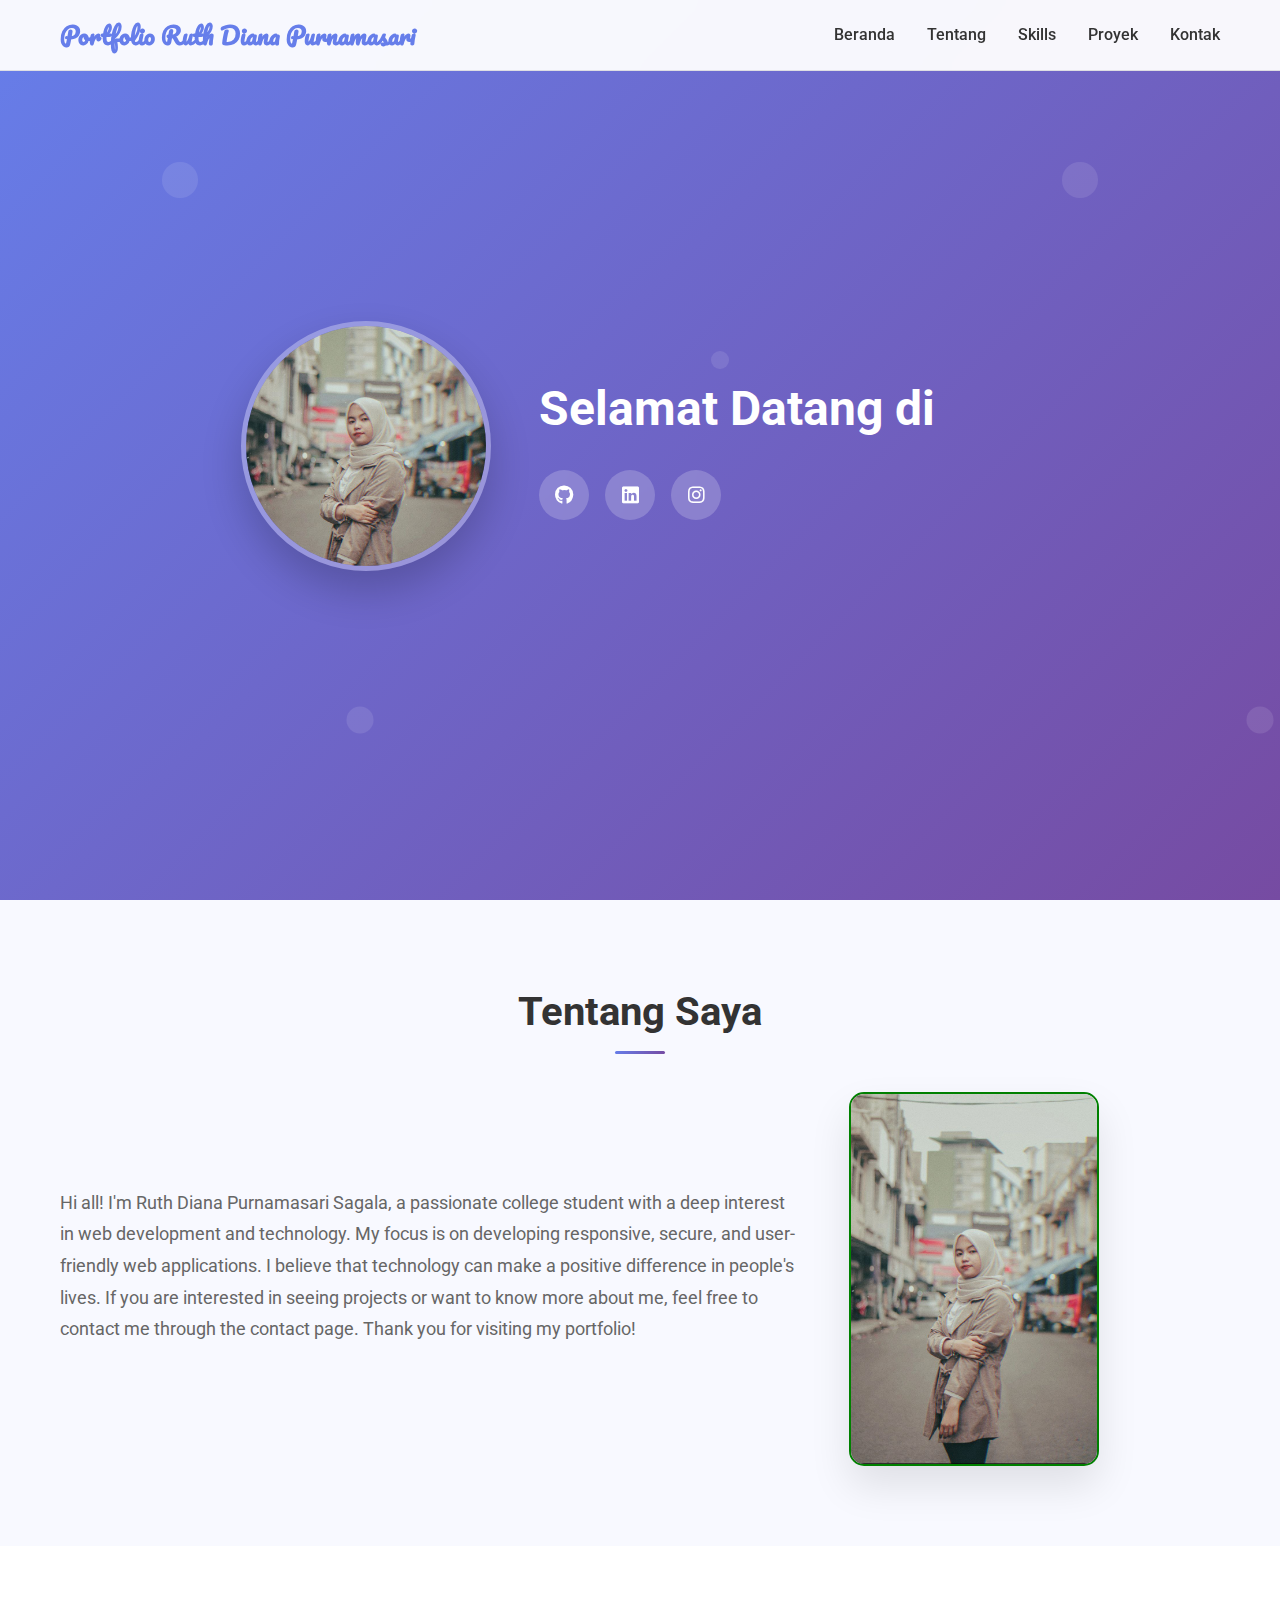
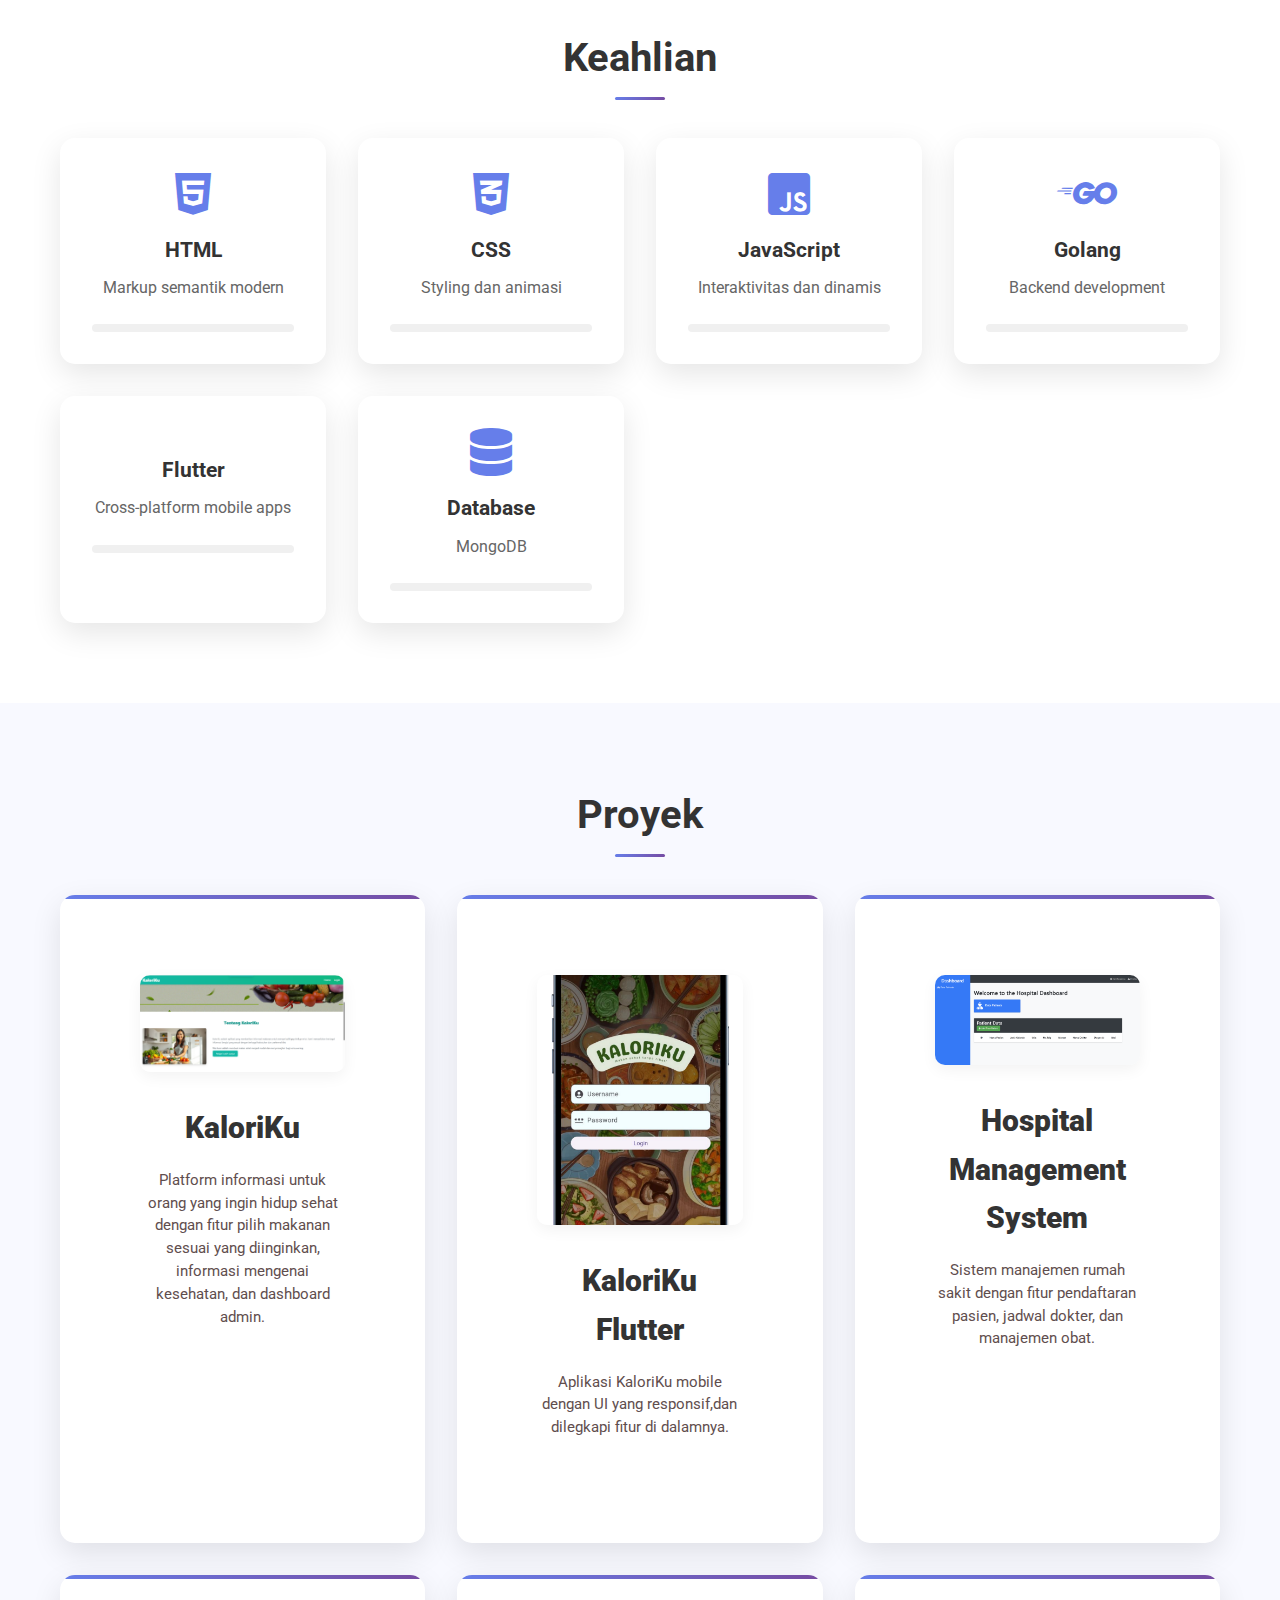
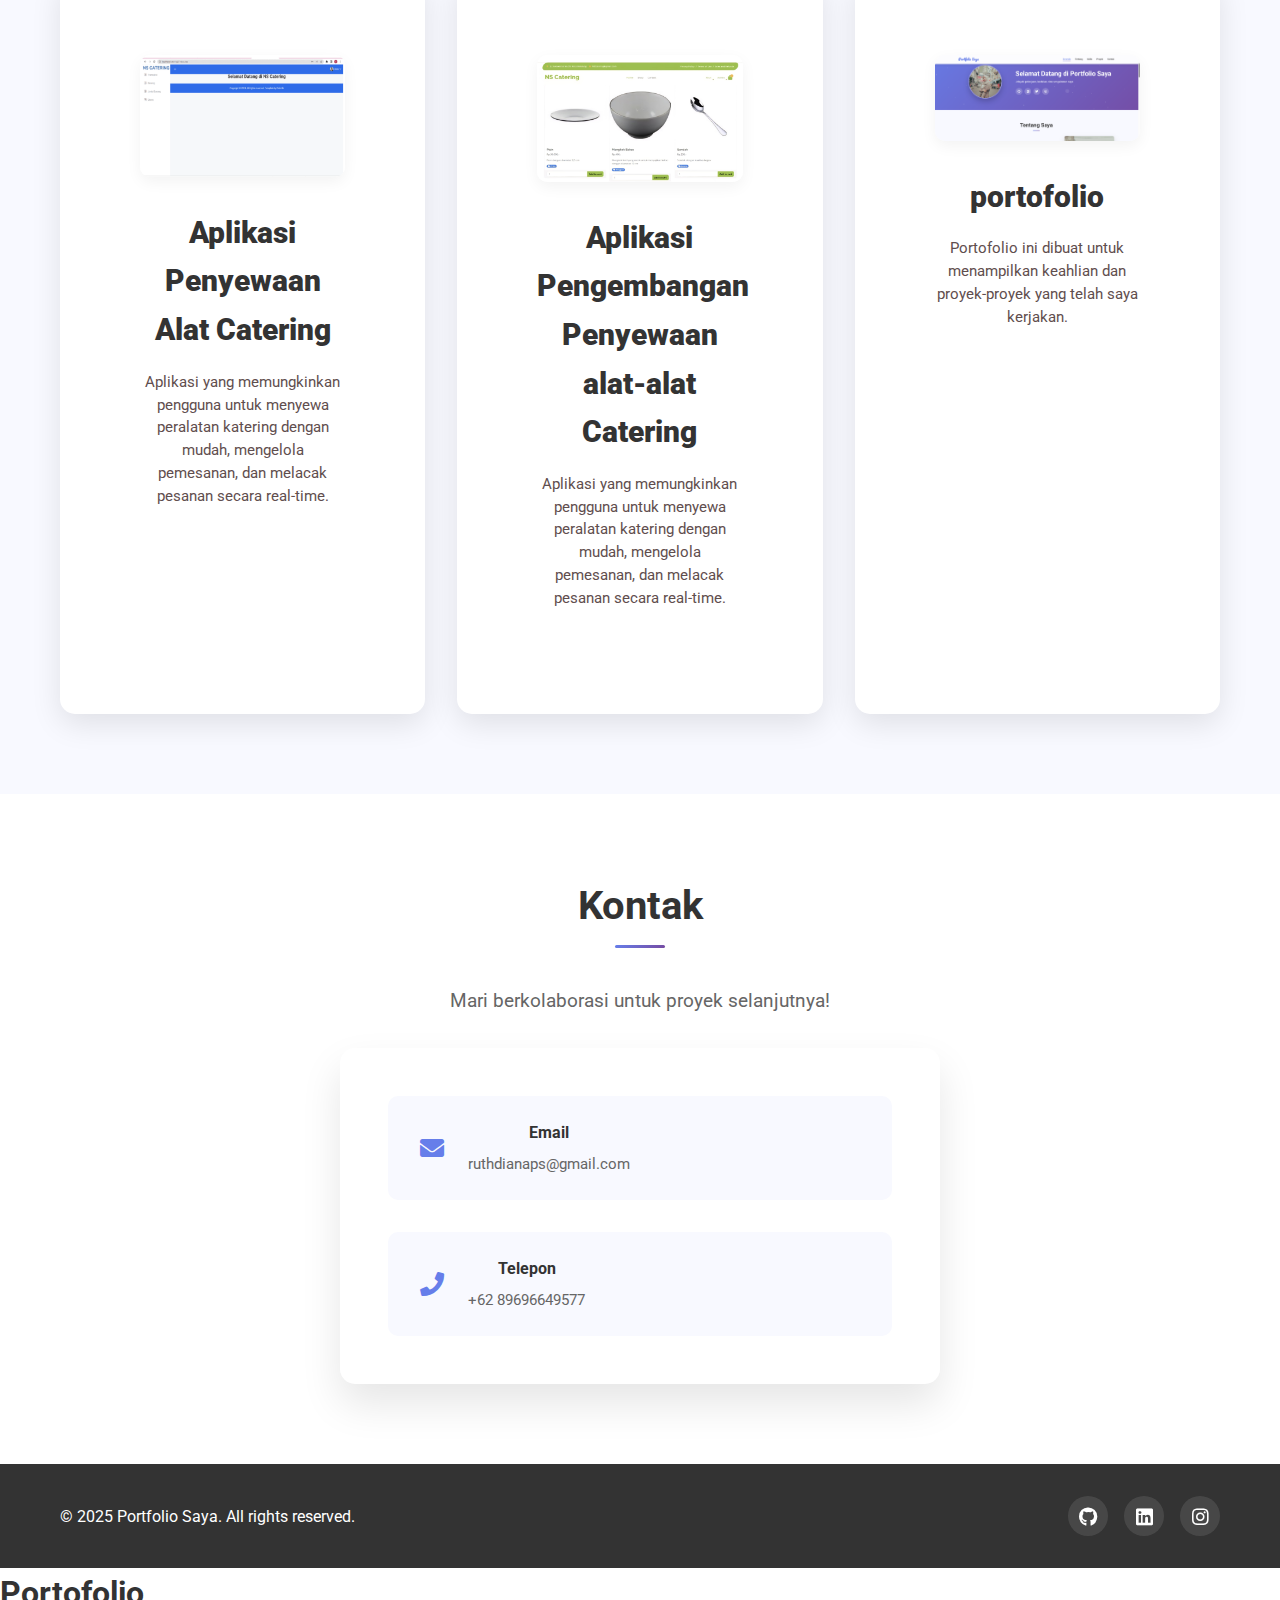
<file: index.html>
<!DOCTYPE html>
<html lang="en">

<head>
    <meta charset="UTF-8">
    <meta name="viewport" content="width=device-width, initial-scale=1.0">
    <title>Portfolio</title>
    <link href="https://fonts.googleapis.com/css2?family=Roboto:wght@400;500;700&family=Pacifico&display=swap" rel="stylesheet">
    <link rel="stylesheet" href="https://cdnjs.cloudflare.com/ajax/libs/font-awesome/6.0.0/css/all.min.css">
    <link rel="stylesheet" href="style.css">
    <link
    rel="stylesheet"
    href="https://cdnjs.cloudflare.com/ajax/libs/font-awesome/5.15.4/css/all.min.css"
    />

</head>

<body>
    <!-- Header with navigation -->
    <header>
        <nav>
            <div class="wrapper">
                <div class="logo">Portfolio Ruth Diana Purnamasari</div>
                <div class="menu">
                    <ul>
                        <li><a href="#welcome">Beranda</a></li>
                        <li><a href="#about">Tentang</a></li>
                        <li><a href="#skills">Skills</a></li>
                        <li><a href="#projects">Proyek</a></li>
                        <li><a href="#contact">Kontak</a></li>
                    </ul>
                </div>
            </div>
        </nav>
    </header>

    <!-- Welcome Section -->
    <section id="welcome">
        <div class="wrapper">
            <div class="profile-container">
                <div class="profile-image">
                    <img src="images/rdps.jpg" alt="Profile Photo" id="profilePhoto">
                </div>
                <div class="welcome-text">
                    <h1>Selamat Datang di Portfolio Ruth Diana Purnamasari</h1>
                    <p>Jelajahi pekerjaan, keahlian, dan pengalaman saya</p>
                    <div class="social-links">
                        <a href="https://github.com/RuthDianaPurnamasari" class="social-link"><i class="fab fa-github"></i></a>
                        <a href="https://www.linkedin.com/in/ruth-diana-b7286923b/" class="social-link"><i class="fab fa-linkedin"></i></a>
                        <a href="https://www.instagram.com/celestiald29/" class="social-link"><i class="fab fa-instagram"></i></a>
                    </div>
                </div>
            </div>
        </div>
    </section>

    <!-- About Section -->
    <section id="about">
    <div class="wrapper">
        <h2>Tentang Saya</h2>
        <div class="about-content">
        <div class="about-text">
            <p>Hi all! I'm Ruth Diana Purnamasari Sagala, a passionate college student with a deep interest in web development and technology. My focus is on developing responsive, secure, and user-friendly web applications. I believe that technology can make a positive difference in people's lives.
               If you are interested in seeing projects or want to know more about me, feel free to contact me through the contact page.
               Thank you for visiting my portfolio!</p>
        </div>
        <div class="about-image">
            <style>
  img.test-vis {
    border: 2px solid green;
    width: 250px;
    display: block;
  }
</style>
            <img src="images/rdps.jpg" alt="Ruth Diana Purnamasari" class="test-vis">
        </div>
        </div>
    </div>
    </section>


    <!-- Skills Section -->
    <section id="skills">
        <div class="wrapper">
            <h2>Keahlian</h2>
            <div class="skills-container">
                <div class="skill-item">
                    <i class="fab fa-html5"></i>
                    <h3>HTML</h3>
                    <p>Markup semantik modern</p>
                    <div class="skill-progress">
                        <div class="progress-bar" data-skill="80"></div>
                    </div>
                </div>
                <div class="skill-item">
                    <i class="fab fa-css3-alt"></i>
                    <h3>CSS</h3>
                    <p>Styling dan animasi</p>
                    <div class="skill-progress">
                        <div class="progress-bar" data-skill="70"></div>
                    </div>
                </div>
                <div class="skill-item">
                    <i class="fab fa-js-square"></i>
                    <h3>JavaScript</h3>
                    <p>Interaktivitas dan dinamis</p>
                    <div class="skill-progress">
                        <div class="progress-bar" data-skill="30"></div>
                    </div>
                </div>
                <div class="skill-item">
                    <i class="fab fa-golang"></i>
                    <h3>Golang</h3>
                    <p>Backend development</p>
                    <div class="skill-progress">
                        <div class="progress-bar" data-skill="65"></div>
                    </div>
                </div>
                <div class="skill-item">
                    <i class="fab fa-flutter"></i>
                    <h3>Flutter</h3>
                    <p>Cross-platform mobile apps</p>
                    <div class="skill-progress">
                        <div class="progress-bar" data-skill="70"></div>
                    </div>
                </div>
                <div class="skill-item">
                    <i class="fas fa-database"></i>
                    <h3>Database</h3>
                    <p>MongoDB</p>
                    <div class="skill-progress">
                        <div class="progress-bar" data-skill="70"></div>
                    </div>
                </div>
            </div>
        </div>
    </section>

    <!-- Projects Section -->
    <section id="projects">
        <div class="wrapper">
            <h2>Proyek</h2>
            <div class="listPendidikan">
                <div class="logoPend">
                    <img src="images/KaloriKu.png" alt="KaloriKu Project">
                    <p>KaloriKu</p>
                    <p class="project-description">Platform informasi untuk orang yang ingin hidup sehat dengan fitur pilih makanan sesuai yang diinginkan, informasi mengenai kesehatan, dan dashboard admin.</p>
                </div>

                <div class="logoPend">
                    <img src="images/Kalorikuflutter.png" alt="KaloriKu mobile Project">
                    <p>KaloriKu Flutter</p>
                    <p class="project-description">Aplikasi KaloriKu mobile dengan UI yang responsif,dan dilegkapi fitur di dalamnya.</p>
                </div>

                <div class="logoPend">
                    <img src="images/hospital.png" alt="Hospital Project">
                    <p>Hospital Management System</p>
                    <p class="project-description">Sistem manajemen rumah sakit dengan fitur pendaftaran pasien, jadwal dokter, dan manajemen obat.</p>
                </div>

                <div class="logoPend">
                    <img src="images/Penyewaanalat.png" alt="Aplikasi Penyewaan Alat Catering">
                    <p>Aplikasi Penyewaan Alat Catering</p>
                    <p class="project-description">Aplikasi yang memungkinkan pengguna untuk menyewa peralatan katering dengan mudah, mengelola pemesanan, dan melacak pesanan secara real-time.</p>
                </div>

                <div class="logoPend">
                    <img src="images/penyewaancatering.jpg" alt="Aplikasi Pengembangan Penyewaan Alat Catering">
                    <p>Aplikasi Pengembangan Penyewaan alat-alat Catering</p>
                    <p class="project-description">Aplikasi yang memungkinkan pengguna untuk menyewa peralatan katering dengan mudah, mengelola pemesanan, dan melacak pesanan secara real-time.</p>
                </div>

                <div class="logoPend">
                    <img src="images/portopolio.png" alt="portfolio">
                    <p>portofolio</p>
                    <p class="project-description">Portofolio ini dibuat untuk menampilkan keahlian dan proyek-proyek yang telah saya kerjakan.</p>
                </div>
            </div>
        </div>
        </section>


        <!-- Contact Section -->
        <section id="contact">
        <div class="wrapper contact-wrapper">
            <h2>Kontak</h2>
            <div class="contact-container">
            <p class="contact-intro">Mari berkolaborasi untuk proyek selanjutnya!</p>
            <div class="contact-content">
                <div class="contact-info">
                <div class="contact-item">
                    <i class="fas fa-envelope"></i>
                    <div>
                    <h4>Email</h4>
                    <span>ruthdianaps@gmail.com</span>
                    </div>
                </div>
                <div class="contact-item">
                    <i class="fas fa-phone"></i>
                    <div>
                    <h4>Telepon</h4>
                    <span>+62 89696649577</span>
                    </div>
                </div>
                </div>
            </div>
            </div>
        </div>
        </section>

        <!-- Footer Section -->
        <footer>
        <div class="wrapper footer-wrapper">
            <p>&copy; 2025 Portfolio Saya. All rights reserved.</p>
            <div class="footer-social">
            <a href="https://github.com/RuthDianaPurnamasari" class="social-link"><i class="fab fa-github"></i></a>
            <a href="https://www.linkedin.com/in/ruth-diana-b7286923b/" class="social-link"><i class="fab fa-linkedin"></i></a>
            <a href="https://www.instagram.com/celestiald29/" class="social-link"><i class="fab fa-instagram"></i></a>
            </div>
        </div>
        </footer>
                    </div>
                </div>
    <h1>Portofolio</h1>
    <script src="main.js"></script>
</body>

</html>
</file>
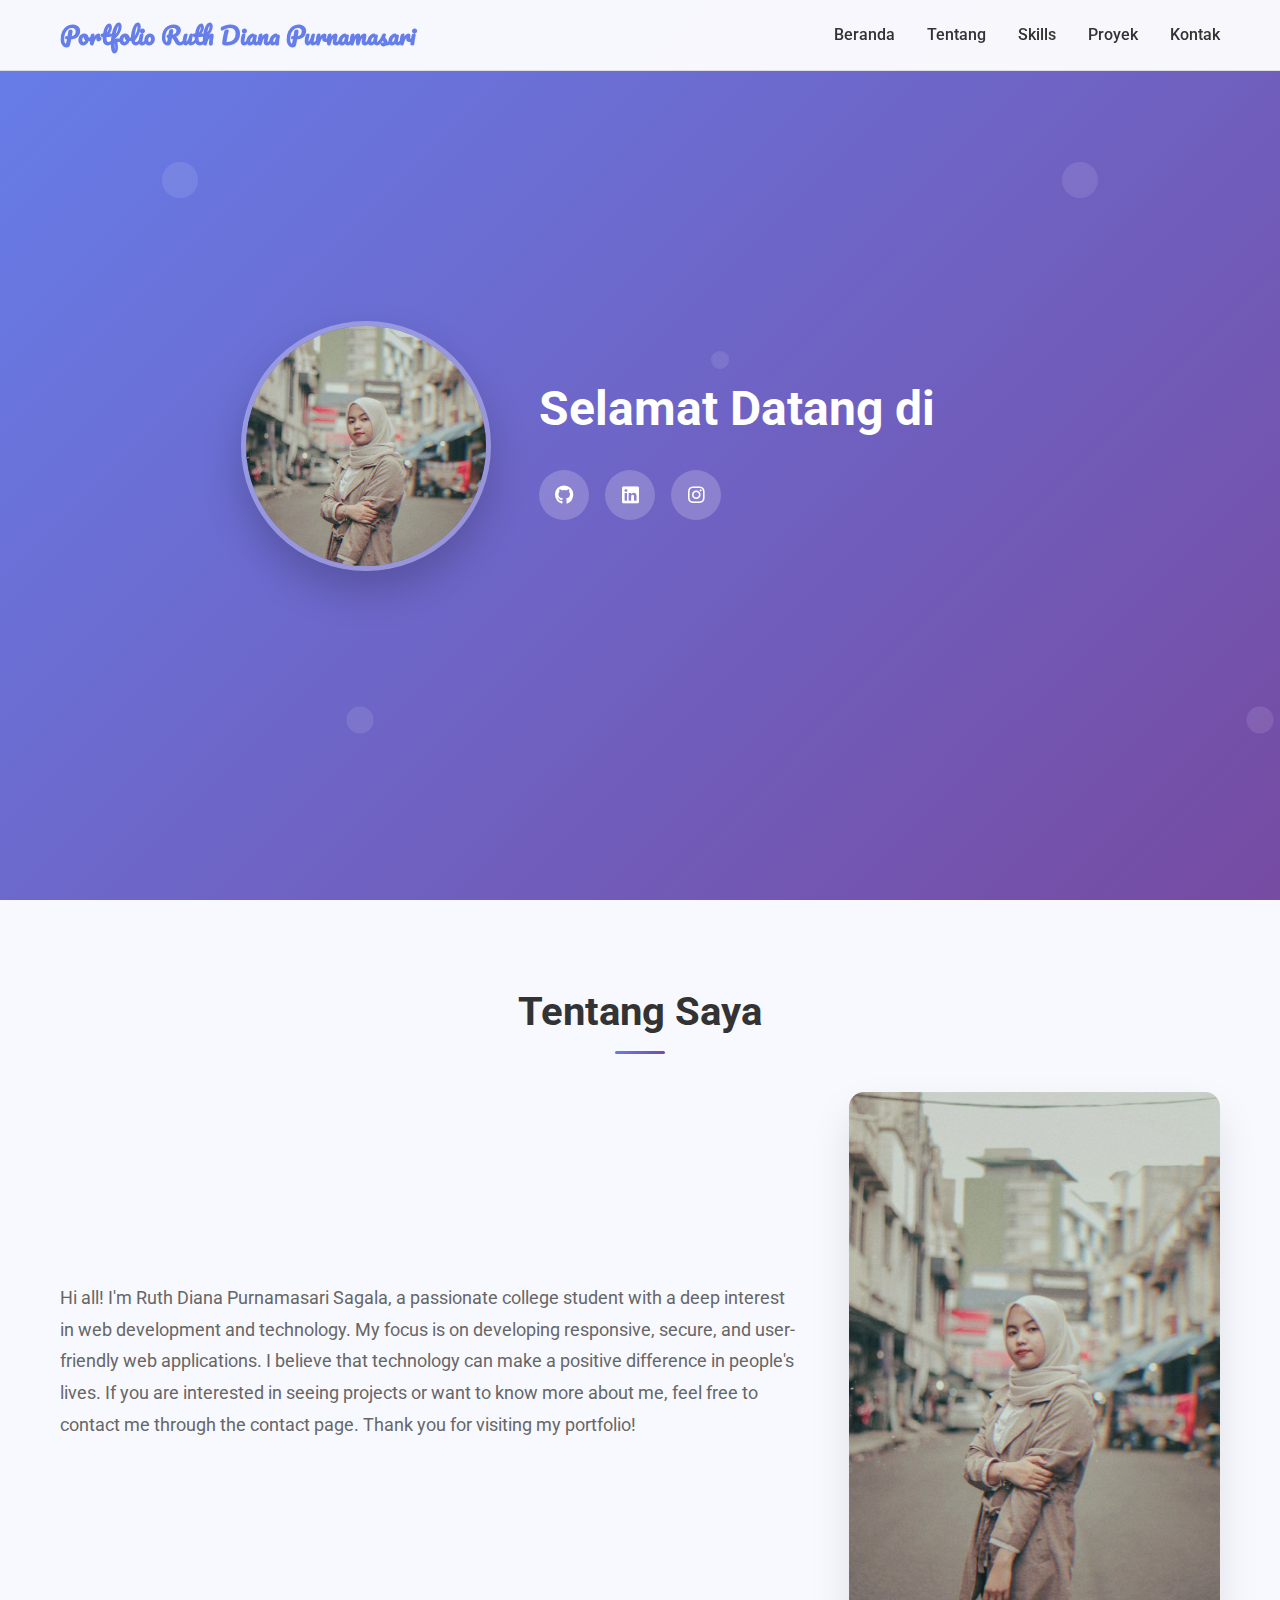
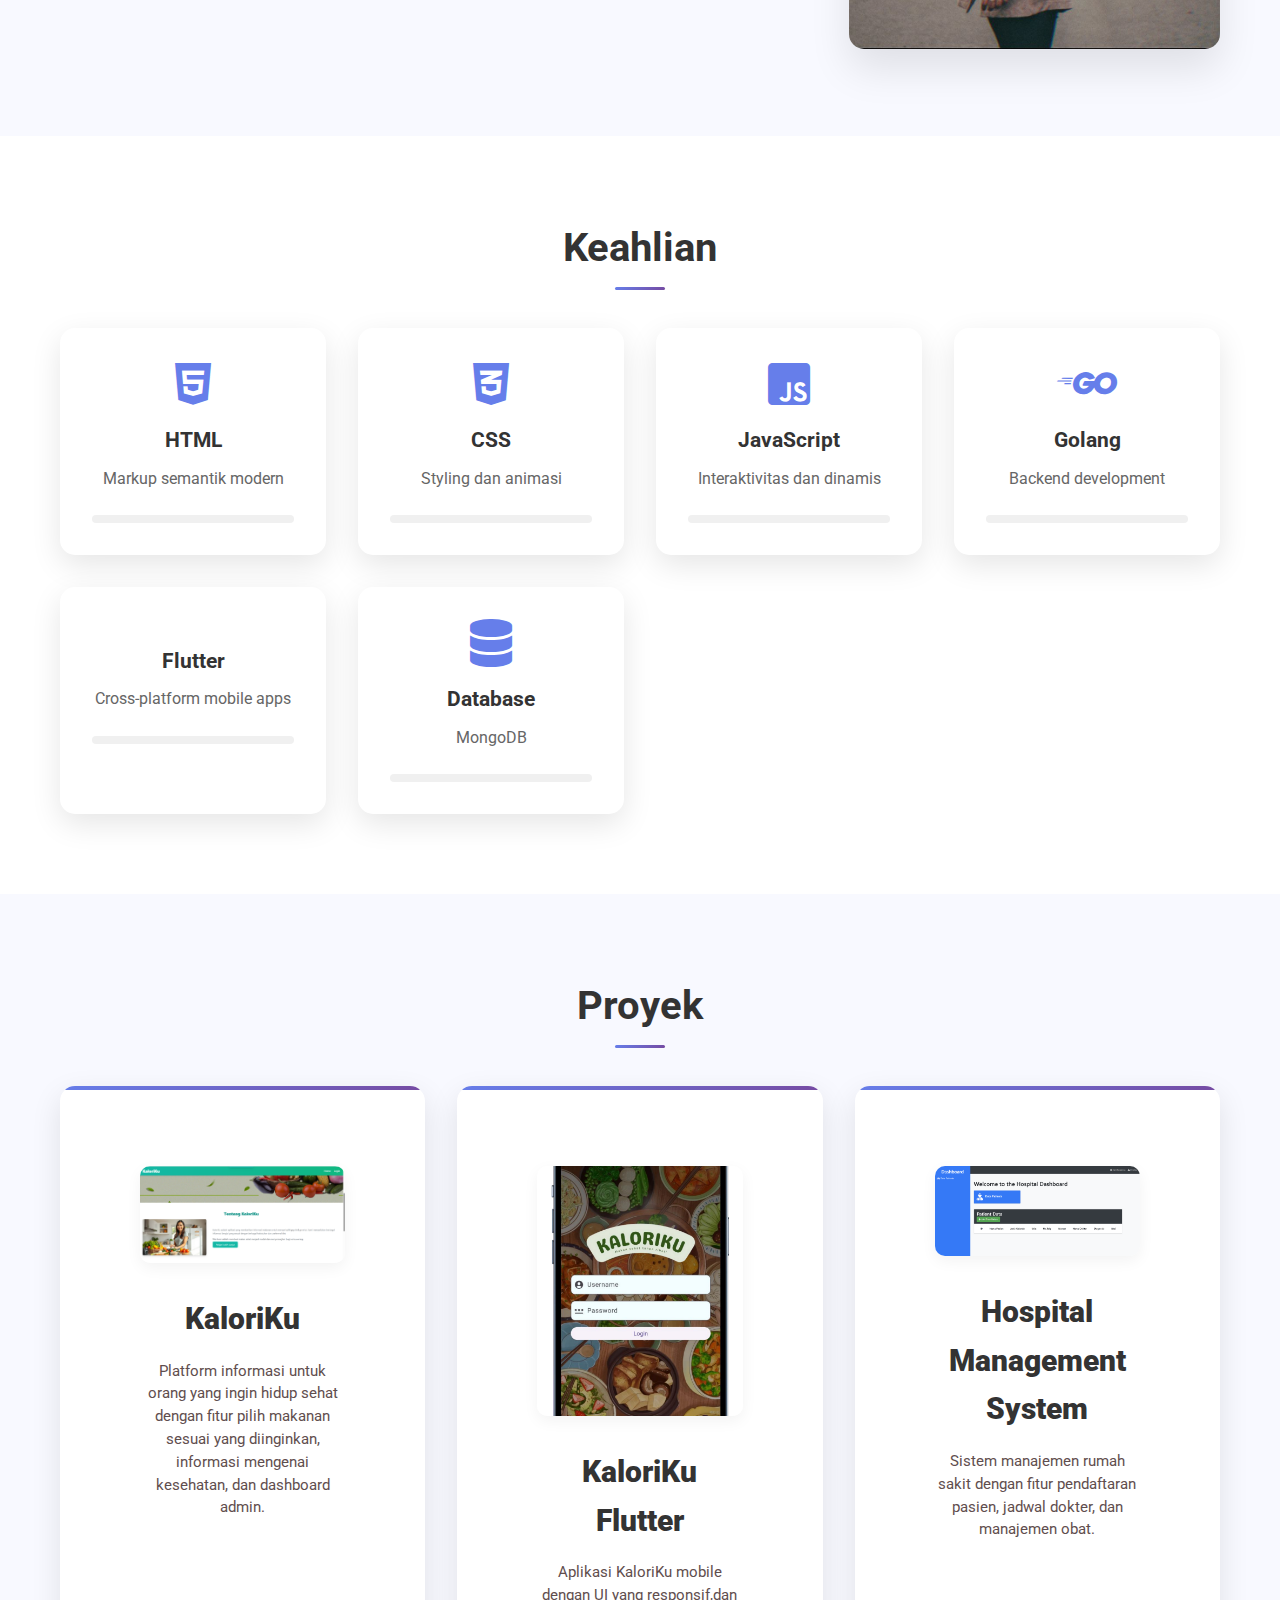
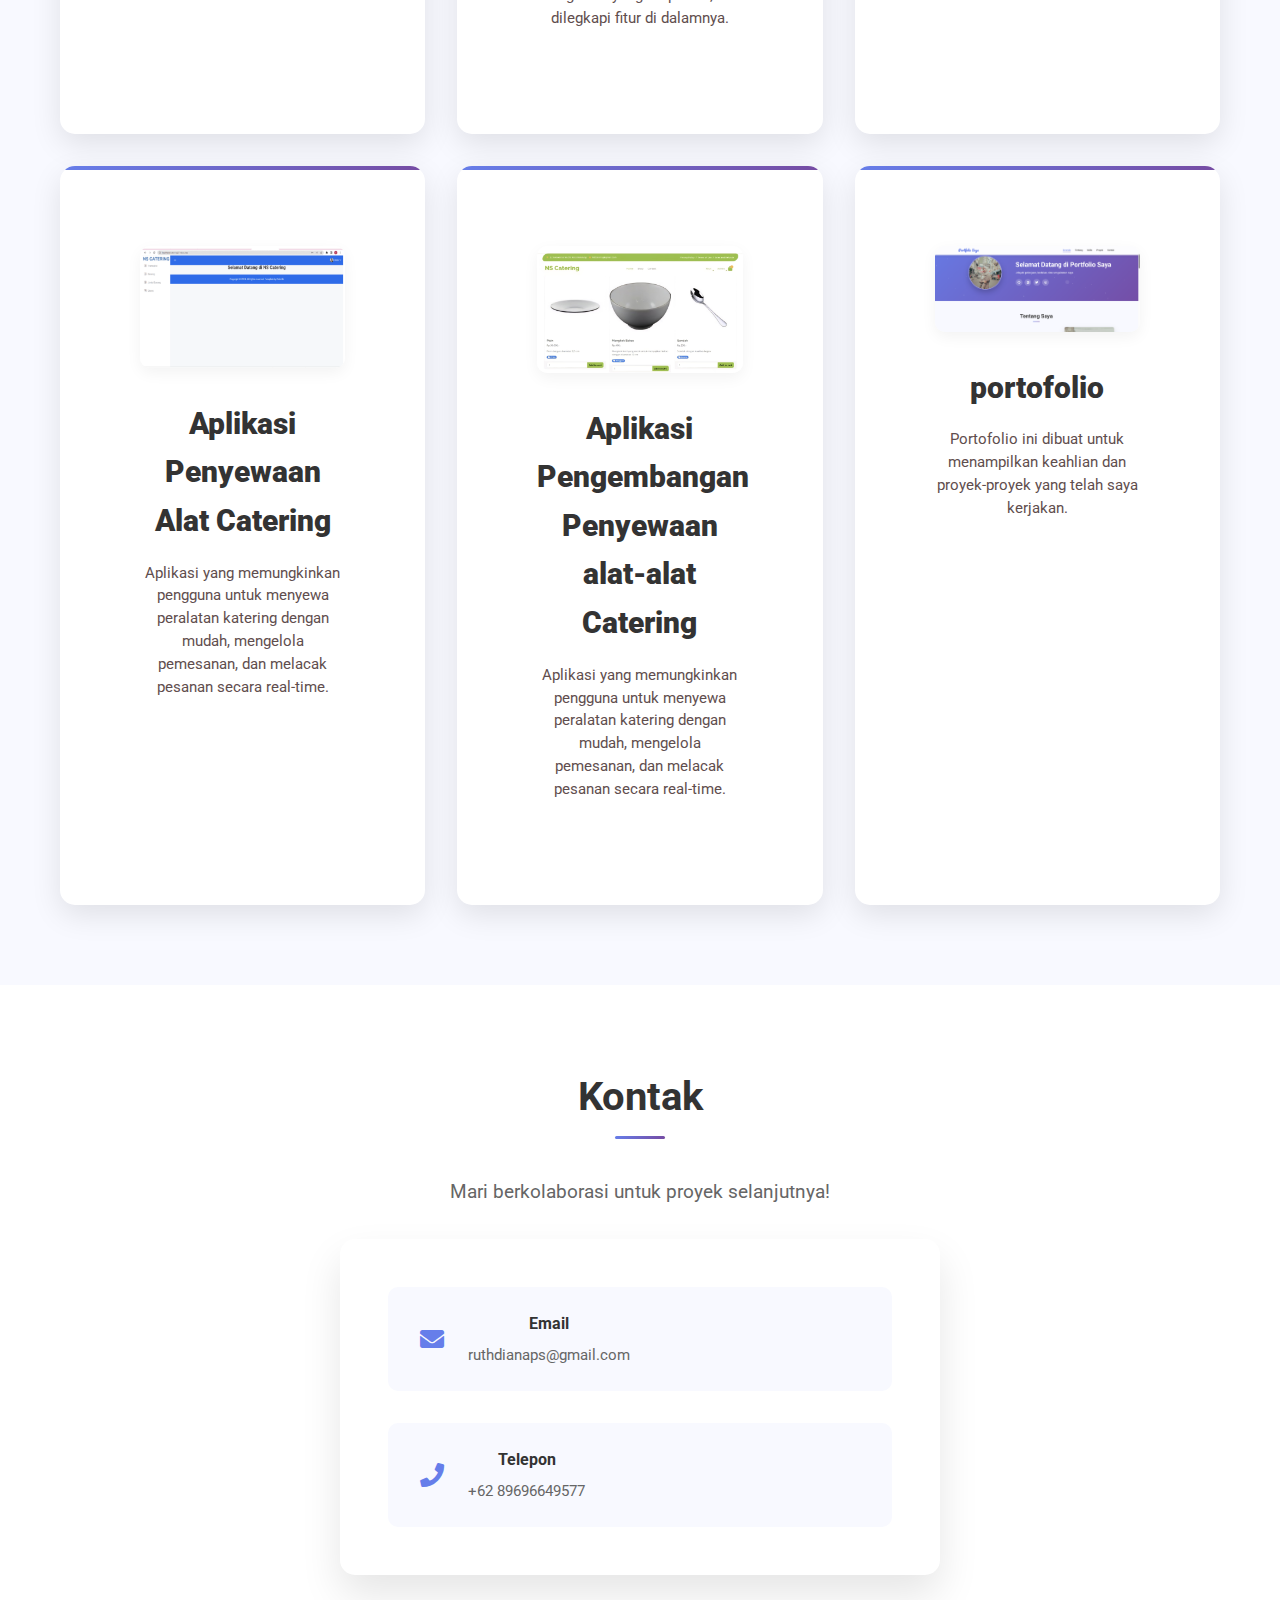
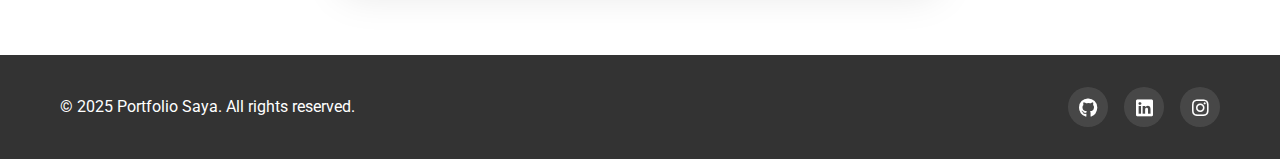
<file: Portofolio.html>
<!DOCTYPE html>
<html lang="en">

<head>
    <meta charset="UTF-8">
    <meta name="viewport" content="width=device-width, initial-scale=1.0">
    <title>Portfolio</title>
    <link href="https://fonts.googleapis.com/css2?family=Roboto:wght@400;500;700&family=Pacifico&display=swap" rel="stylesheet">
    <link rel="stylesheet" href="https://cdnjs.cloudflare.com/ajax/libs/font-awesome/6.0.0/css/all.min.css">
    <link rel="stylesheet" href="/style.css">
    <link
    rel="stylesheet"
    href="https://cdnjs.cloudflare.com/ajax/libs/font-awesome/5.15.4/css/all.min.css"
    />

</head>

<body>
    <!-- Header with navigation -->
    <header>
        <nav>
            <div class="wrapper">
                <div class="logo">Portfolio Ruth Diana Purnamasari</div>
                <div class="menu">
                    <ul>
                        <li><a href="#welcome">Beranda</a></li>
                        <li><a href="#about">Tentang</a></li>
                        <li><a href="#skills">Skills</a></li>
                        <li><a href="#projects">Proyek</a></li>
                        <li><a href="#contact">Kontak</a></li>
                    </ul>
                </div>
            </div>
        </nav>
    </header>

    <!-- Welcome Section -->
    <section id="welcome">
        <div class="wrapper">
            <div class="profile-container">
                <div class="profile-image">
                    <img src="/images/rdps.jpg" alt="Profile Photo" id="profilePhoto">
                </div>
                <div class="welcome-text">
                    <h1>Selamat Datang di Portfolio Ruth Diana Purnamasari</h1>
                    <p>Jelajahi pekerjaan, keahlian, dan pengalaman saya</p>
                    <div class="social-links">
                        <a href="https://github.com/RuthDianaPurnamasari" class="social-link"><i class="fab fa-github"></i></a>
                        <a href="https://www.linkedin.com/in/ruth-diana-b7286923b/" class="social-link"><i class="fab fa-linkedin"></i></a>
                        <a href="https://www.instagram.com/celestiald29/" class="social-link"><i class="fab fa-instagram"></i></a>
                    </div>
                </div>
            </div>
        </div>
    </section>

    <!-- About Section -->
    <section id="about">
    <div class="wrapper">
        <h2>Tentang Saya</h2>
        <div class="about-content">
        <div class="about-text">
            <p>Hi all! I'm Ruth Diana Purnamasari Sagala, a passionate college student with a deep interest in web development and technology. My focus is on developing responsive, secure, and user-friendly web applications. I believe that technology can make a positive difference in people's lives.
               If you are interested in seeing projects or want to know more about me, feel free to contact me through the contact page.
               Thank you for visiting my portfolio!</p>
        </div>
        <div class="about-image">
            <img src="/images/rdps.jpg" alt="About Me">
        </div>
        </div>
    </div>
    </section>


    <!-- Skills Section -->
    <section id="skills">
        <div class="wrapper">
            <h2>Keahlian</h2>
            <div class="skills-container">
                <div class="skill-item">
                    <i class="fab fa-html5"></i>
                    <h3>HTML</h3>
                    <p>Markup semantik modern</p>
                    <div class="skill-progress">
                        <div class="progress-bar" data-skill="80"></div>
                    </div>
                </div>
                <div class="skill-item">
                    <i class="fab fa-css3-alt"></i>
                    <h3>CSS</h3>
                    <p>Styling dan animasi</p>
                    <div class="skill-progress">
                        <div class="progress-bar" data-skill="70"></div>
                    </div>
                </div>
                <div class="skill-item">
                    <i class="fab fa-js-square"></i>
                    <h3>JavaScript</h3>
                    <p>Interaktivitas dan dinamis</p>
                    <div class="skill-progress">
                        <div class="progress-bar" data-skill="30"></div>
                    </div>
                </div>
                <div class="skill-item">
                    <i class="fab fa-golang"></i>
                    <h3>Golang</h3>
                    <p>Backend development</p>
                    <div class="skill-progress">
                        <div class="progress-bar" data-skill="65"></div>
                    </div>
                </div>
                <div class="skill-item">
                    <i class="fab fa-flutter"></i>
                    <h3>Flutter</h3>
                    <p>Cross-platform mobile apps</p>
                    <div class="skill-progress">
                        <div class="progress-bar" data-skill="70"></div>
                    </div>
                </div>
                <div class="skill-item">
                    <i class="fas fa-database"></i>
                    <h3>Database</h3>
                    <p>MongoDB</p>
                    <div class="skill-progress">
                        <div class="progress-bar" data-skill="70"></div>
                    </div>
                </div>
            </div>
        </div>
    </section>

    <!-- Projects Section -->
    <section id="projects">
        <div class="wrapper">
            <h2>Proyek</h2>
            <div class="listPendidikan">
                <div class="logoPend">
                    <img src="/images/KaloriKu.png" alt="KaloriKu Project">
                    <p>KaloriKu</p>
                    <p class="project-description">Platform informasi untuk orang yang ingin hidup sehat dengan fitur pilih makanan sesuai yang diinginkan, informasi mengenai kesehatan, dan dashboard admin.</p>
                </div>

                <div class="logoPend">
                    <img src="/images/Kalorikuflutter.png" alt="KaloriKu mobile Project">
                    <p>KaloriKu Flutter</p>
                    <p class="project-description">Aplikasi KaloriKu mobile dengan UI yang responsif,dan dilegkapi fitur di dalamnya.</p>
                </div>

                <div class="logoPend">
                    <img src="/images/hospital.png" alt="Hospital Project">
                    <p>Hospital Management System</p>
                    <p class="project-description">Sistem manajemen rumah sakit dengan fitur pendaftaran pasien, jadwal dokter, dan manajemen obat.</p>
                </div>

                <div class="logoPend">
                    <img src="/images/Penyewaanalat.png" alt="Aplikasi Penyewaan Alat Catering">
                    <p>Aplikasi Penyewaan Alat Catering</p>
                    <p class="project-description">Aplikasi yang memungkinkan pengguna untuk menyewa peralatan katering dengan mudah, mengelola pemesanan, dan melacak pesanan secara real-time.</p>
                </div>

                <div class="logoPend">
                    <img src="/images/penyewaancatering.jpg" alt="Aplikasi Pengembangan Penyewaan Alat Catering">
                    <p>Aplikasi Pengembangan Penyewaan alat-alat Catering</p>
                    <p class="project-description">Aplikasi yang memungkinkan pengguna untuk menyewa peralatan katering dengan mudah, mengelola pemesanan, dan melacak pesanan secara real-time.</p>
                </div>

                <div class="logoPend">
                    <img src="/images/portopolio.png" alt="portfolio">
                    <p>portofolio</p>
                    <p class="project-description">Portofolio ini dibuat untuk menampilkan keahlian dan proyek-proyek yang telah saya kerjakan.</p>
                </div>
            </div>
        </div>
        </section>


        <!-- Contact Section -->
        <section id="contact">
        <div class="wrapper contact-wrapper">
            <h2>Kontak</h2>
            <div class="contact-container">
            <p class="contact-intro">Mari berkolaborasi untuk proyek selanjutnya!</p>
            <div class="contact-content">
                <div class="contact-info">
                <div class="contact-item">
                    <i class="fas fa-envelope"></i>
                    <div>
                    <h4>Email</h4>
                    <span>ruthdianaps@gmail.com</span>
                    </div>
                </div>
                <div class="contact-item">
                    <i class="fas fa-phone"></i>
                    <div>
                    <h4>Telepon</h4>
                    <span>+62 89696649577</span>
                    </div>
                </div>
                </div>
            </div>
            </div>
        </div>
        </section>

        <!-- Footer Section -->
        <footer>
        <div class="wrapper footer-wrapper">
            <p>&copy; 2025 Portfolio Saya. All rights reserved.</p>
            <div class="footer-social">
            <a href="https://github.com/RuthDianaPurnamasari" class="social-link"><i class="fab fa-github"></i></a>
            <a href="https://www.linkedin.com/in/ruth-diana-b7286923b/" class="social-link"><i class="fab fa-linkedin"></i></a>
            <a href="https://www.instagram.com/celestiald29/" class="social-link"><i class="fab fa-instagram"></i></a>
            </div>
        </div>
        </footer>
                    </div>
                </div>

    <script src="main.js"></script>
</body>

</html>
</file>
<file: style.css>
/* Reset dan Base Styles */
* {
    margin: 0;
    padding: 0;
    box-sizing: border-box;
}

body {
    font-family: 'Roboto', sans-serif;
    line-height: 1.6;
    color: #333;
    overflow-x: hidden;
}

.wrapper {
    max-width: 1200px;
    margin: 0 auto;
    padding: 0 20px;
}

/* Header Styles */
header {
    position: fixed;
    top: 0;
    width: 100%;
    background: rgba(255, 255, 255, 0.95);
    backdrop-filter: blur(10px);
    border-bottom: 1px solid rgba(0, 0, 0, 0.1);
    z-index: 1000;
    transition: all 0.3s ease;
}

header.scrolled {
    background: rgba(255, 255, 255, 0.98);
    box-shadow: 0 2px 20px rgba(0, 0, 0, 0.1);
}

nav .wrapper {
    display: flex;
    justify-content: space-between;
    align-items: center;
    padding: 1rem 20px;
}

.logo {
    font-family: 'Pacifico', cursive;
    font-size: 1.5rem;
    color: #667eea;
    font-weight: 700;
}

.menu ul {
    display: flex;
    list-style: none;
    gap: 2rem;
}

.menu ul li a {
    text-decoration: none;
    color: #333;
    font-weight: 500;
    transition: all 0.3s ease;
    position: relative;
}

.menu ul li a::before {
    content: '';
    position: absolute;
    width: 0;
    height: 2px;
    bottom: -5px;
    left: 0;
    background: linear-gradient(135deg, #667eea, #764ba2);
    transition: width 0.3s ease;
}

.menu ul li a:hover::before,
.menu ul li a.active::before {
    width: 100%;
}

.menu ul li a:hover,
.menu ul li a.active {
    color: #667eea;
}

/* Mobile Menu Toggle */
.menu-toggle {
    display: none;
    flex-direction: column;
    cursor: pointer;
    gap: 4px;
}

.menu-toggle span {
    width: 25px;
    height: 3px;
    background: #333;
    transition: all 0.3s ease;
}

.menu-toggle.active span:nth-child(1) {
    transform: rotate(45deg) translate(5px, 5px);
}

.menu-toggle.active span:nth-child(2) {
    opacity: 0;
}

.menu-toggle.active span:nth-child(3) {
    transform: rotate(-45deg) translate(7px, -6px);
}

/* Welcome Section */
#welcome {
    min-height: 100vh;
    background: linear-gradient(135deg, #667eea 0%, #764ba2 100%);
    display: flex;
    align-items: center;
    color: white;
    position: relative;
    overflow: hidden;
}

#welcome::before {
    content: '';
    position: absolute;
    top: 0;
    left: 0;
    right: 0;
    bottom: 0;
    background: url('data:image/svg+xml,<svg xmlns="http://www.w3.org/2000/svg" viewBox="0 0 100 100"><circle cx="20" cy="20" r="2" fill="rgba(255,255,255,0.1)"/><circle cx="80" cy="40" r="1" fill="rgba(255,255,255,0.1)"/><circle cx="40" cy="80" r="1.5" fill="rgba(255,255,255,0.1)"/></svg>');
    animation: float 20s infinite linear;
}

@keyframes float {
    0% { transform: translateY(0px) rotate(0deg); }
    100% { transform: translateY(-100px) rotate(360deg); }
}

.profile-container {
    display: grid;
    grid-template-columns: 1fr 2fr;
    gap: 3rem;
    align-items: center;
    animation: fadeInUp 1s ease;
}

@keyframes fadeInUp {
    from {
        opacity: 0;
        transform: translateY(50px);
    }
    to {
        opacity: 1;
        transform: translateY(0);
    }
}

.profile-image {
    text-align: center;
}

.profile-image img {
    width: 250px;
    height: 250px;
    border-radius: 50%;
    object-fit: cover;
    border: 5px solid rgba(255, 255, 255, 0.3);
    box-shadow: 0 20px 40px rgba(0, 0, 0, 0.2);
    transition: transform 0.3s ease;
}

.profile-image img:hover {
    transform: scale(1.05);
}

.welcome-text h1 {
    font-size: 3rem;
    margin-bottom: 1rem;
    font-weight: 700;
    line-height: 1.2;
}

.welcome-text p {
    font-size: 1.2rem;
    margin-bottom: 2rem;
    opacity: 0.9;
}

.social-links {
    display: flex;
    gap: 1rem;
}

.social-link {
    display: inline-flex;
    align-items: center;
    justify-content: center;
    width: 50px;
    height: 50px;
    background: rgba(255, 255, 255, 0.2);
    border-radius: 50%;
    color: white;
    text-decoration: none;
    font-size: 1.2rem;
    transition: all 0.3s ease;
    backdrop-filter: blur(10px);
}

.social-link:hover {
    background: rgba(255, 255, 255, 0.3);
    transform: translateY(-3px);
}

/* Section Styles */
section {
    padding: 5rem 0;
}

section h2 {
    text-align: center;
    font-size: 2.5rem;
    margin-bottom: 3rem;
    color: #333;
    position: relative;
}

section h2::after {
    content: '';
    position: absolute;
    bottom: -10px;
    left: 50%;
    transform: translateX(-50%);
    width: 50px;
    height: 3px;
    background: linear-gradient(135deg, #667eea, #764ba2);
    border-radius: 2px;
}

/* About Section */
#about {
    background: #f8f9ff;
    position: relative;
    overflow: hidden;
}

.about-content {
    display: grid;
    grid-template-columns: 2fr 1fr;
    gap: 3rem;
    align-items: center;
}

.about-text p {
    font-size: 1.1rem;
    margin-bottom: 1.5rem;
    line-height: 1.8;
    color: #666;
}

.about-stats {
    display: grid;
    grid-template-columns: repeat(3, 1fr);
    gap: 2rem;
    margin-top: 2rem;
}

.stat-item {
    text-align: center;
    padding: 1.5rem;
    background: white;
    border-radius: 10px;
    box-shadow: 0 5px 15px rgba(0, 0, 0, 0.1);
    transition: transform 0.3s ease;
}

.stat-item:hover {
    transform: translateY(-5px);
}

.stat-item h3 {
    font-size: 2rem;
    color: #667eea;
    margin-bottom: 0.5rem;
}

.stat-item p {
    color: #666;
    font-size: 0.9rem;
}

.about-image img {
    width: 100%;
    border-radius: 15px;
    box-shadow: 0 20px 40px rgba(0, 0, 0, 0.1);
}

/* Skills Section */
.skills-container {
    display: grid;
    grid-template-columns: repeat(auto-fit, minmax(250px, 1fr));
    gap: 2rem;
}

.skill-item {
    background: white;
    padding: 2rem;
    border-radius: 15px;
    text-align: center;
    box-shadow: 0 10px 30px rgba(0, 0, 0, 0.1);
    transition: all 0.3s ease;
    position: relative;
    overflow: hidden;
}

.skill-item::before {
    content: '';
    position: absolute;
    top: 0;
    left: -100%;
    width: 100%;
    height: 100%;
    background: linear-gradient(135deg, rgba(102, 126, 234, 0.1), rgba(118, 75, 162, 0.1));
    transition: left 0.5s ease;
}

.skill-item:hover::before {
    left: 0;
}

.skill-item:hover {
    transform: translateY(-10px);
    box-shadow: 0 20px 40px rgba(0, 0, 0, 0.15);
}

.skill-item i {
    font-size: 3rem;
    color: #667eea;
    margin-bottom: 1rem;
}

.skill-item h3 {
    font-size: 1.3rem;
    margin-bottom: 0.5rem;
    color: #333;
}

.skill-item p {
    color: #666;
    margin-bottom: 1.5rem;
}

.skill-progress {
    background: #f0f0f0;
    height: 8px;
    border-radius: 4px;
    overflow: hidden;
    position: relative;
}

.progress-bar {
    height: 100%;
    background: linear-gradient(135deg, #667eea, #764ba2);
    border-radius: 4px;
    width: 0;
    transition: width 2s ease;
    position: relative;
}

.progress-bar::after {
    content: '';
    position: absolute;
    top: 0;
    left: 0;
    right: 0;
    bottom: 0;
    background: linear-gradient(45deg, transparent 30%, rgba(255,255,255,0.3) 50%, transparent 70%);
    animation: shimmer 2s infinite;
}

@keyframes shimmer {
    0% { transform: translateX(-100%); }
    100% { transform: translateX(100%); }
}

/* Projects Section */
#projects {
    background: #f8f9ff;
}

.listPendidikan {
    display: grid;
    grid-template-columns: repeat(auto-fit, minmax(300px, 1fr));
    gap: 2rem;
}

.logoPend {
    background: white;
    padding: 5rem;
    border-radius: 15px;
    text-align: center;
    box-shadow: 0 10px 30px rgba(0, 0, 0, 0.1);
    transition: all 0.3s ease;
    position: relative;
    overflow: hidden;
}

.logoPend::before {
    content: '';
    position: absolute;
    top: 0;
    left: 0;
    right: 0;
    height: 4px;
    background: linear-gradient(135deg, #667eea, #764ba2);
}

.logoPend:hover {
    transform: translateY(-10px);
    box-shadow: 0 20px 40px rgba(0, 0, 0, 0.15);
}

/* Logo gambar proyek - besar dan proporsional */
.logoPend img {
    width: 100%;
    height: auto;
    max-height: 250px;
    object-fit: cover;
    border-radius: 10px;
    margin: 0 auto 2rem auto;
    display: block;
    box-shadow: 0 5px 15px rgba(0,0,0,0.05);
}

.logoPend img:hover {
    transform: scale(1.03);
}

.logoPend > p:first-of-type {
    font-size: 1.9rem;
    font-weight: 900;
    color: #333;
    margin-bottom: 1rem;
}

.project-description {
    color: #5f4e4e;
    font-size: 0.95rem;
    line-height: 1.5;
    margin-bottom: 1.5rem;
}


.project-btn {
    display: inline-block;
    background: linear-gradient(135deg, #667eea, #764ba2);
    color: white;
    padding: 0.8rem 2rem;
    border-radius: 25px;
    text-decoration: none;
    font-weight: 500;
    transition: all 0.3s ease;
    position: relative;
    overflow: hidden;
}

.project-btn::before {
    content: '';
    position: absolute;
    top: 0;
    left: -100%;
    width: 100%;
    height: 100%;
    background: linear-gradient(135deg, rgba(255,255,255,0.2), transparent);
    transition: left 0.5s ease;
}

.project-btn:hover::before {
    left: 100%;
}

.project-btn:hover {
    transform: translateY(-2px);
    box-shadow: 0 10px 20px rgba(102, 126, 234, 0.3);
}

/* Contact Section */
.contact-container {
    text-align: center;
    max-width: 600px;
    margin: 0 auto;
}

.contact-intro {
    font-size: 1.2rem;
    color: #666;
    margin-bottom: 2rem;
}

.contact-content {
    background: white;
    padding: 3rem;
    border-radius: 15px;
    box-shadow: 0 20px 40px rgba(0, 0, 0, 0.1);
}

.contact-info {
    display: grid;
    grid-template-columns: repeat(auto-fit, minmax(250px, 1fr));
    gap: 2rem;
}

.contact-item {
    display: flex;
    align-items: center;
    gap: 1rem;
    padding: 1.5rem;
    background: #f8f9ff;
    border-radius: 10px;
    transition: all 0.3s ease;
}

.contact-item:hover {
    background: #f0f4ff;
    transform: translateY(-3px);
}

.contact-item i {
    font-size: 1.5rem;
    color: #667eea;
    width: 40px;
    text-align: center;
}

.contact-item h4 {
    color: #333;
    margin-bottom: 0.3rem;
}

.contact-item span {
    color: #666;
    font-size: 0.95rem;
}

/* Footer */
footer {
    background: #333;
    color: white;
    padding: 2rem 0;
    text-align: center;
}

footer .wrapper {
    display: flex;
    justify-content: space-between;
    align-items: center;
}

.footer-social {
    display: flex;
    gap: 1rem;
}

.footer-social .social-link {
    background: rgba(255, 255, 255, 0.1);
    width: 40px;
    height: 40px;
}

.footer-social .social-link:hover {
    background: rgba(255, 255, 255, 0.2);
}

/* Responsive Design */
@media (max-width: 768px) {
    .menu {
        position: fixed;
        top: 100%;
        left: 0;
        width: 100%;
        background: rgba(255, 255, 255, 0.98);
        backdrop-filter: blur(10px);
        transition: all 0.3s ease;
        border-top: 1px solid rgba(0, 0, 0, 0.1);
    }

    .menu.active {
        top: 70px;
    }

    .menu ul {
        flex-direction: column;
        padding: 2rem;
        gap: 1rem;
    }

    .menu-toggle {
        display: flex;
    }

    nav .wrapper {
        padding: 1rem 20px;
    }

    .profile-container {
        grid-template-columns: 1fr;
        text-align: center;
        gap: 2rem;
    }

    .profile-image img {
        width: 200px;
        height: 200px;
    }

    .welcome-text h1 {
        font-size: 2rem;
    }

    .about-content {
        grid-template-columns: 1fr;
        gap: 2rem;
    }

    .about-stats {
        grid-template-columns: 1fr;
        gap: 1rem;
    }

    .skills-container {
        grid-template-columns: 1fr;
    }

    .listPendidikan {
        grid-template-columns: 1fr;
    }

    .contact-info {
        grid-template-columns: 1fr;
    }

    .contact-content {
        padding: 2rem;
    }

    footer .wrapper {
        flex-direction: column;
        gap: 1rem;
    }

    section h2 {
        font-size: 2rem;
    }

    section {
        padding: 3rem 0;
    }
}

@media (max-width: 480px) {
    .wrapper {
        padding: 0 15px;
    }

    .welcome-text h1 {
        font-size: 1.8rem;
    }

    .welcome-text p {
        font-size: 1rem;
    }
    

    .social-links {
        justify-content: center;
    }

    .skill-item,
    .logoPend,
    .contact-content {
        padding: 1.5rem;
    }

    .stat-item {
        padding: 1rem;
    }

    .stat-item h3 {
        font-size: 1.5rem;
    }
}

/* Smooth Scrolling */
html {
    scroll-behavior: smooth;
}

/* Loading Animation */
.loading {
    opacity: 0;
    transform: translateY(30px);
    transition: all 0.6s ease;
}

.loading.loaded {
    opacity: 1;
    transform: translateY(0);
}

/* Utility Classes */
.text-center { text-align: center; }
.text-left { text-align: left; }
.text-right { text-align: right; }

.mb-1 { margin-bottom: 1rem; }
.mb-2 { margin-bottom: 2rem; }
.mb-3 { margin-bottom: 3rem; }

.mt-1 { margin-top: 1rem; }
.mt-2 { margin-top: 2rem; }
.mt-3 { margin-top: 3rem; }
</file>
